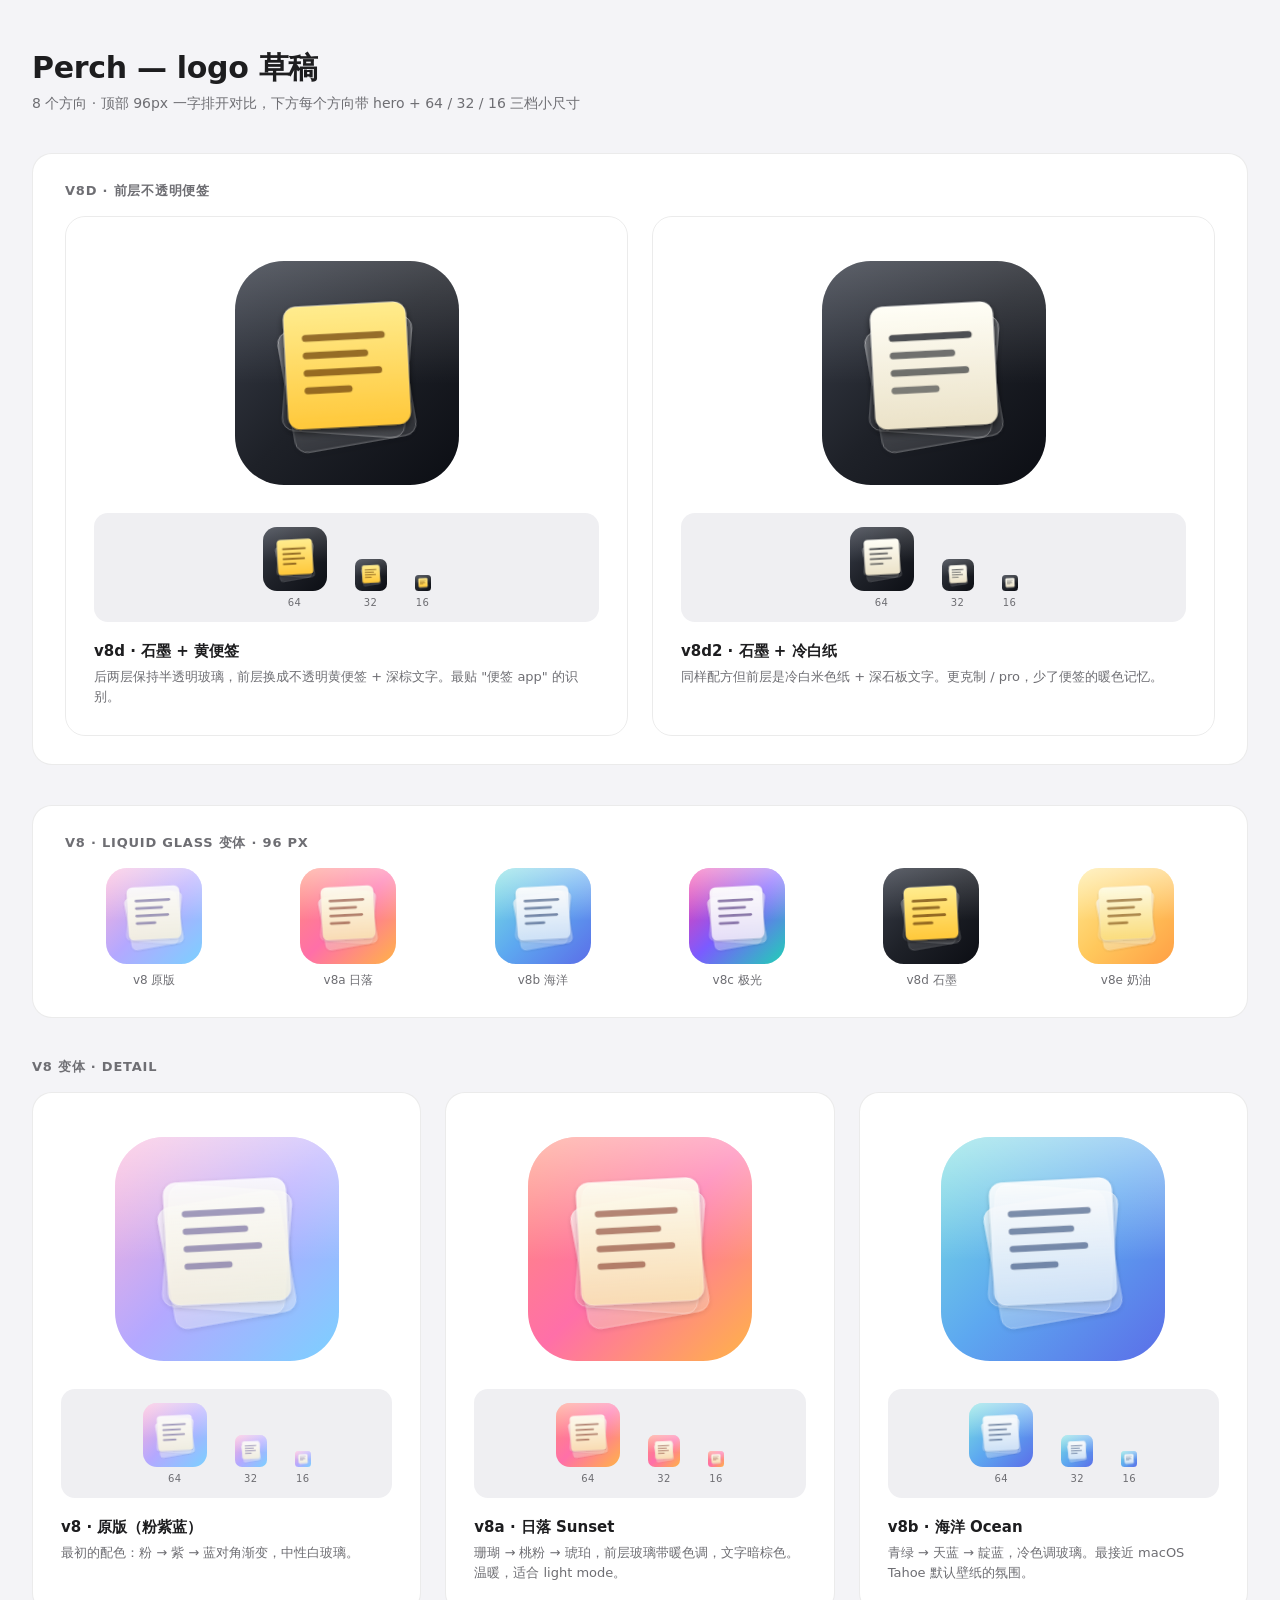
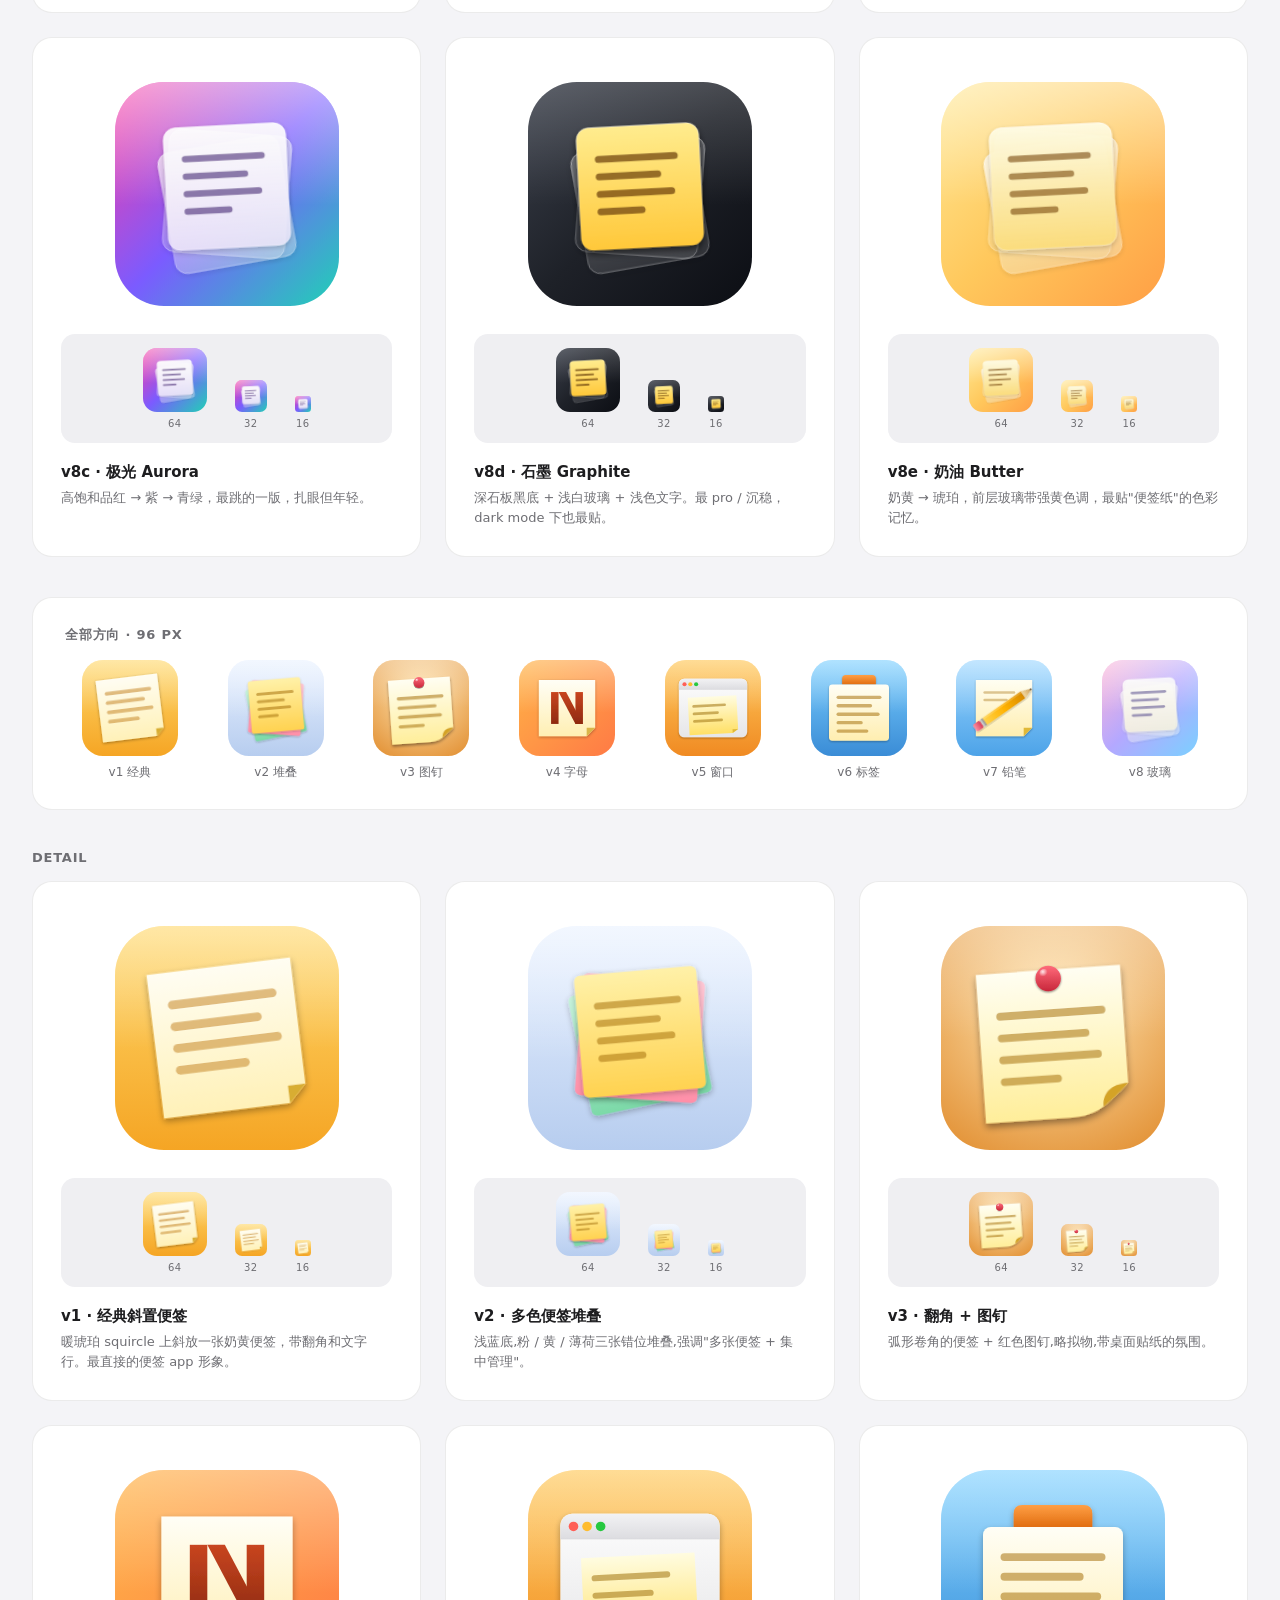
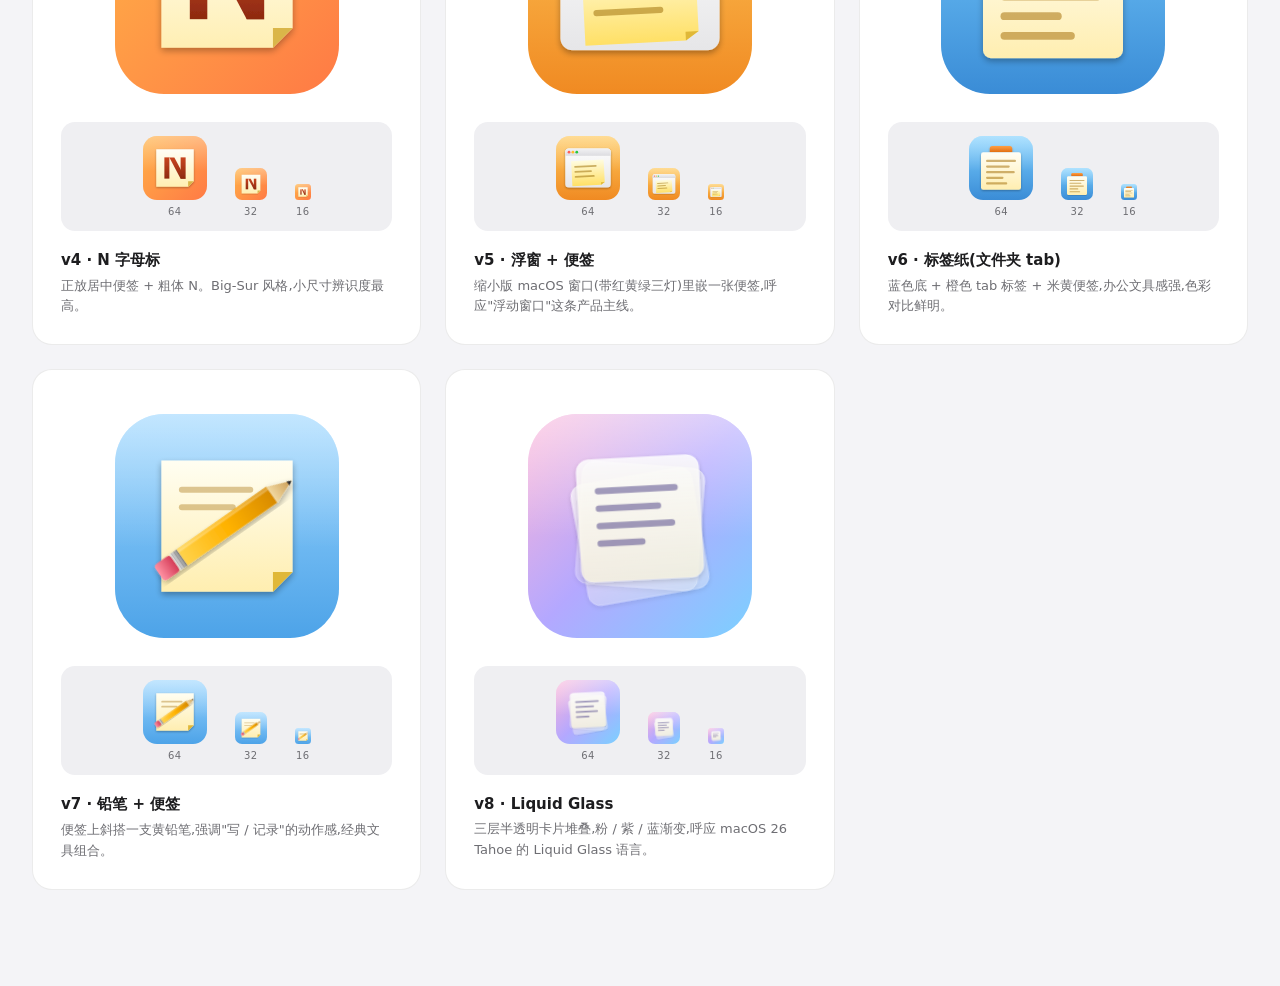
<file: design/logos/preview.html>
<!doctype html>
<html lang="zh-CN">
<head>
<meta charset="utf-8">
<title>Perch logo — drafts</title>
<style>
  :root {
    color-scheme: light dark;
    --bg: #f4f4f7;
    --card: #ffffff;
    --text: #1d1d1f;
    --muted: #6e6e73;
    --border: rgba(0,0,0,0.08);
    --chip: #efeff2;
    --chip-dark: #1d1d1f;
  }
  @media (prefers-color-scheme: dark) {
    :root {
      --bg: #1a1a1c;
      --card: #2a2a2d;
      --text: #f5f5f7;
      --muted: #a1a1a6;
      --border: rgba(255,255,255,0.08);
      --chip: #1d1d1f;
      --chip-dark: #f5f5f7;
    }
  }
  * { box-sizing: border-box; }
  body {
    margin: 0;
    padding: 48px 32px 96px;
    font-family: -apple-system, BlinkMacSystemFont, "SF Pro Text", system-ui, sans-serif;
    background: var(--bg);
    color: var(--text);
  }
  .wrap { max-width: 1280px; margin: 0 auto; }

  h1 {
    font-size: 30px;
    font-weight: 600;
    margin: 0 0 6px;
    letter-spacing: -0.01em;
  }
  .sub {
    color: var(--muted);
    margin: 0 0 40px;
    font-size: 14px;
  }
  h2 {
    font-size: 13px;
    font-weight: 600;
    letter-spacing: 0.06em;
    text-transform: uppercase;
    color: var(--muted);
    margin: 0 0 16px;
  }

  /* ===== Lineup: all variants at a single size ===== */
  .lineup {
    background: var(--card);
    border: 1px solid var(--border);
    border-radius: 20px;
    padding: 28px 32px;
    margin-bottom: 40px;
  }
  .lineup-row {
    display: grid;
    grid-template-columns: repeat(8, 1fr);
    gap: 16px;
  }
  @media (max-width: 880px) {
    .lineup-row { grid-template-columns: repeat(4, 1fr); }
  }
  .chip {
    display: flex;
    flex-direction: column;
    align-items: center;
    gap: 8px;
  }
  .chip img { width: 96px; height: 96px; display: block; }
  .chip .name { font-size: 12px; color: var(--muted); font-weight: 500; }

  /* ===== Detail cards ===== */
  .grid {
    display: grid;
    grid-template-columns: repeat(auto-fill, minmax(360px, 1fr));
    gap: 24px;
  }
  .card {
    background: var(--card);
    border: 1px solid var(--border);
    border-radius: 20px;
    padding: 28px;
    display: flex;
    flex-direction: column;
    gap: 20px;
  }
  .hero {
    display: flex;
    justify-content: center;
    padding: 16px 0 8px;
  }
  .hero img { width: 224px; height: 224px; display: block; }

  .sizes {
    display: flex;
    justify-content: center;
    align-items: flex-end;
    gap: 28px;
    padding: 14px 16px;
    background: var(--chip);
    border-radius: 14px;
  }
  .size-block {
    display: flex;
    flex-direction: column;
    align-items: center;
    gap: 6px;
  }
  .size-block img { display: block; }
  .size-block .label-sm {
    font-size: 10px;
    color: var(--muted);
    letter-spacing: 0.04em;
  }
  .s64 { width: 64px; height: 64px; }
  .s32 { width: 32px; height: 32px; }
  .s16 { width: 16px; height: 16px; }

  .meta { display: flex; flex-direction: column; gap: 6px; }
  .meta .name {
    font-size: 15px;
    font-weight: 600;
  }
  .meta .desc {
    margin: 0;
    font-size: 13px;
    line-height: 1.55;
    color: var(--muted);
  }
</style>
</head>
<body>
<div class="wrap">

  <h1>Perch — logo 草稿</h1>
  <p class="sub">8 个方向 · 顶部 96px 一字排开对比，下方每个方向带 hero + 64 / 32 / 16 三档小尺寸</p>

  <!-- ===== v8d 焦点：前层改为不透明便签 ===== -->
  <section class="lineup">
    <h2>v8d · 前层不透明便签</h2>
    <div class="grid" style="grid-template-columns: 1fr 1fr; gap: 24px;">
      <div class="card" style="background: transparent; border: 1px solid var(--border);">
        <div class="hero"><img src="v8d-graphite.svg"></div>
        <div class="sizes">
          <div class="size-block"><img src="v8d-graphite.svg" class="s64"><span class="label-sm">64</span></div>
          <div class="size-block"><img src="v8d-graphite.svg" class="s32"><span class="label-sm">32</span></div>
          <div class="size-block"><img src="v8d-graphite.svg" class="s16"><span class="label-sm">16</span></div>
        </div>
        <div class="meta">
          <div class="name">v8d · 石墨 + 黄便签</div>
          <p class="desc">后两层保持半透明玻璃，前层换成不透明黄便签 + 深棕文字。最贴 "便签 app" 的识别。</p>
        </div>
      </div>
      <div class="card" style="background: transparent; border: 1px solid var(--border);">
        <div class="hero"><img src="v8d2-graphite-cream.svg"></div>
        <div class="sizes">
          <div class="size-block"><img src="v8d2-graphite-cream.svg" class="s64"><span class="label-sm">64</span></div>
          <div class="size-block"><img src="v8d2-graphite-cream.svg" class="s32"><span class="label-sm">32</span></div>
          <div class="size-block"><img src="v8d2-graphite-cream.svg" class="s16"><span class="label-sm">16</span></div>
        </div>
        <div class="meta">
          <div class="name">v8d2 · 石墨 + 冷白纸</div>
          <p class="desc">同样配方但前层是冷白米色纸 + 深石板文字。更克制 / pro，少了便签的暖色记忆。</p>
        </div>
      </div>
    </div>
  </section>

  <!-- ===== v8 Liquid Glass 变体 ===== -->
  <section class="lineup">
    <h2>v8 · Liquid Glass 变体 · 96 px</h2>
    <div class="lineup-row" style="grid-template-columns: repeat(6, 1fr);">
      <div class="chip"><img src="v8-glass.svg"     alt="v8"><span class="name">v8 原版</span></div>
      <div class="chip"><img src="v8a-sunset.svg"   alt="v8a"><span class="name">v8a 日落</span></div>
      <div class="chip"><img src="v8b-ocean.svg"    alt="v8b"><span class="name">v8b 海洋</span></div>
      <div class="chip"><img src="v8c-aurora.svg"   alt="v8c"><span class="name">v8c 极光</span></div>
      <div class="chip"><img src="v8d-graphite.svg" alt="v8d"><span class="name">v8d 石墨</span></div>
      <div class="chip"><img src="v8e-butter.svg"   alt="v8e"><span class="name">v8e 奶油</span></div>
    </div>
  </section>

  <h2>v8 变体 · Detail</h2>
  <div class="grid" style="margin-bottom: 40px;">

    <div class="card">
      <div class="hero"><img src="v8-glass.svg"></div>
      <div class="sizes">
        <div class="size-block"><img src="v8-glass.svg" class="s64"><span class="label-sm">64</span></div>
        <div class="size-block"><img src="v8-glass.svg" class="s32"><span class="label-sm">32</span></div>
        <div class="size-block"><img src="v8-glass.svg" class="s16"><span class="label-sm">16</span></div>
      </div>
      <div class="meta">
        <div class="name">v8 · 原版（粉紫蓝）</div>
        <p class="desc">最初的配色：粉 → 紫 → 蓝对角渐变，中性白玻璃。</p>
      </div>
    </div>

    <div class="card">
      <div class="hero"><img src="v8a-sunset.svg"></div>
      <div class="sizes">
        <div class="size-block"><img src="v8a-sunset.svg" class="s64"><span class="label-sm">64</span></div>
        <div class="size-block"><img src="v8a-sunset.svg" class="s32"><span class="label-sm">32</span></div>
        <div class="size-block"><img src="v8a-sunset.svg" class="s16"><span class="label-sm">16</span></div>
      </div>
      <div class="meta">
        <div class="name">v8a · 日落 Sunset</div>
        <p class="desc">珊瑚 → 桃粉 → 琥珀，前层玻璃带暖色调，文字暗棕色。温暖，适合 light mode。</p>
      </div>
    </div>

    <div class="card">
      <div class="hero"><img src="v8b-ocean.svg"></div>
      <div class="sizes">
        <div class="size-block"><img src="v8b-ocean.svg" class="s64"><span class="label-sm">64</span></div>
        <div class="size-block"><img src="v8b-ocean.svg" class="s32"><span class="label-sm">32</span></div>
        <div class="size-block"><img src="v8b-ocean.svg" class="s16"><span class="label-sm">16</span></div>
      </div>
      <div class="meta">
        <div class="name">v8b · 海洋 Ocean</div>
        <p class="desc">青绿 → 天蓝 → 靛蓝，冷色调玻璃。最接近 macOS Tahoe 默认壁纸的氛围。</p>
      </div>
    </div>

    <div class="card">
      <div class="hero"><img src="v8c-aurora.svg"></div>
      <div class="sizes">
        <div class="size-block"><img src="v8c-aurora.svg" class="s64"><span class="label-sm">64</span></div>
        <div class="size-block"><img src="v8c-aurora.svg" class="s32"><span class="label-sm">32</span></div>
        <div class="size-block"><img src="v8c-aurora.svg" class="s16"><span class="label-sm">16</span></div>
      </div>
      <div class="meta">
        <div class="name">v8c · 极光 Aurora</div>
        <p class="desc">高饱和品红 → 紫 → 青绿，最跳的一版，扎眼但年轻。</p>
      </div>
    </div>

    <div class="card">
      <div class="hero"><img src="v8d-graphite.svg"></div>
      <div class="sizes">
        <div class="size-block"><img src="v8d-graphite.svg" class="s64"><span class="label-sm">64</span></div>
        <div class="size-block"><img src="v8d-graphite.svg" class="s32"><span class="label-sm">32</span></div>
        <div class="size-block"><img src="v8d-graphite.svg" class="s16"><span class="label-sm">16</span></div>
      </div>
      <div class="meta">
        <div class="name">v8d · 石墨 Graphite</div>
        <p class="desc">深石板黑底 + 浅白玻璃 + 浅色文字。最 pro / 沉稳，dark mode 下也最贴。</p>
      </div>
    </div>

    <div class="card">
      <div class="hero"><img src="v8e-butter.svg"></div>
      <div class="sizes">
        <div class="size-block"><img src="v8e-butter.svg" class="s64"><span class="label-sm">64</span></div>
        <div class="size-block"><img src="v8e-butter.svg" class="s32"><span class="label-sm">32</span></div>
        <div class="size-block"><img src="v8e-butter.svg" class="s16"><span class="label-sm">16</span></div>
      </div>
      <div class="meta">
        <div class="name">v8e · 奶油 Butter</div>
        <p class="desc">奶黄 → 琥珀，前层玻璃带强黄色调，最贴"便签纸"的色彩记忆。</p>
      </div>
    </div>

  </div>

  <section class="lineup">
    <h2>全部方向 · 96 px</h2>
    <div class="lineup-row">
      <div class="chip"><img src="v1-classic.svg"  alt="v1"><span class="name">v1 经典</span></div>
      <div class="chip"><img src="v2-stack.svg"    alt="v2"><span class="name">v2 堆叠</span></div>
      <div class="chip"><img src="v3-pinned.svg"   alt="v3"><span class="name">v3 图钉</span></div>
      <div class="chip"><img src="v4-monogram.svg" alt="v4"><span class="name">v4 字母</span></div>
      <div class="chip"><img src="v5-window.svg"   alt="v5"><span class="name">v5 窗口</span></div>
      <div class="chip"><img src="v6-tab.svg"      alt="v6"><span class="name">v6 标签</span></div>
      <div class="chip"><img src="v7-pencil.svg"   alt="v7"><span class="name">v7 铅笔</span></div>
      <div class="chip"><img src="v8-glass.svg"    alt="v8"><span class="name">v8 玻璃</span></div>
    </div>
  </section>

  <h2>Detail</h2>
  <div class="grid">

    <div class="card">
      <div class="hero"><img src="v1-classic.svg"></div>
      <div class="sizes">
        <div class="size-block"><img src="v1-classic.svg" class="s64"><span class="label-sm">64</span></div>
        <div class="size-block"><img src="v1-classic.svg" class="s32"><span class="label-sm">32</span></div>
        <div class="size-block"><img src="v1-classic.svg" class="s16"><span class="label-sm">16</span></div>
      </div>
      <div class="meta">
        <div class="name">v1 · 经典斜置便签</div>
        <p class="desc">暖琥珀 squircle 上斜放一张奶黄便签，带翻角和文字行。最直接的便签 app 形象。</p>
      </div>
    </div>

    <div class="card">
      <div class="hero"><img src="v2-stack.svg"></div>
      <div class="sizes">
        <div class="size-block"><img src="v2-stack.svg" class="s64"><span class="label-sm">64</span></div>
        <div class="size-block"><img src="v2-stack.svg" class="s32"><span class="label-sm">32</span></div>
        <div class="size-block"><img src="v2-stack.svg" class="s16"><span class="label-sm">16</span></div>
      </div>
      <div class="meta">
        <div class="name">v2 · 多色便签堆叠</div>
        <p class="desc">浅蓝底,粉 / 黄 / 薄荷三张错位堆叠,强调"多张便签 + 集中管理"。</p>
      </div>
    </div>

    <div class="card">
      <div class="hero"><img src="v3-pinned.svg"></div>
      <div class="sizes">
        <div class="size-block"><img src="v3-pinned.svg" class="s64"><span class="label-sm">64</span></div>
        <div class="size-block"><img src="v3-pinned.svg" class="s32"><span class="label-sm">32</span></div>
        <div class="size-block"><img src="v3-pinned.svg" class="s16"><span class="label-sm">16</span></div>
      </div>
      <div class="meta">
        <div class="name">v3 · 翻角 + 图钉</div>
        <p class="desc">弧形卷角的便签 + 红色图钉,略拟物,带桌面贴纸的氛围。</p>
      </div>
    </div>

    <div class="card">
      <div class="hero"><img src="v4-monogram.svg"></div>
      <div class="sizes">
        <div class="size-block"><img src="v4-monogram.svg" class="s64"><span class="label-sm">64</span></div>
        <div class="size-block"><img src="v4-monogram.svg" class="s32"><span class="label-sm">32</span></div>
        <div class="size-block"><img src="v4-monogram.svg" class="s16"><span class="label-sm">16</span></div>
      </div>
      <div class="meta">
        <div class="name">v4 · N 字母标</div>
        <p class="desc">正放居中便签 + 粗体 N。Big-Sur 风格,小尺寸辨识度最高。</p>
      </div>
    </div>

    <div class="card">
      <div class="hero"><img src="v5-window.svg"></div>
      <div class="sizes">
        <div class="size-block"><img src="v5-window.svg" class="s64"><span class="label-sm">64</span></div>
        <div class="size-block"><img src="v5-window.svg" class="s32"><span class="label-sm">32</span></div>
        <div class="size-block"><img src="v5-window.svg" class="s16"><span class="label-sm">16</span></div>
      </div>
      <div class="meta">
        <div class="name">v5 · 浮窗 + 便签</div>
        <p class="desc">缩小版 macOS 窗口(带红黄绿三灯)里嵌一张便签,呼应"浮动窗口"这条产品主线。</p>
      </div>
    </div>

    <div class="card">
      <div class="hero"><img src="v6-tab.svg"></div>
      <div class="sizes">
        <div class="size-block"><img src="v6-tab.svg" class="s64"><span class="label-sm">64</span></div>
        <div class="size-block"><img src="v6-tab.svg" class="s32"><span class="label-sm">32</span></div>
        <div class="size-block"><img src="v6-tab.svg" class="s16"><span class="label-sm">16</span></div>
      </div>
      <div class="meta">
        <div class="name">v6 · 标签纸(文件夹 tab)</div>
        <p class="desc">蓝色底 + 橙色 tab 标签 + 米黄便签,办公文具感强,色彩对比鲜明。</p>
      </div>
    </div>

    <div class="card">
      <div class="hero"><img src="v7-pencil.svg"></div>
      <div class="sizes">
        <div class="size-block"><img src="v7-pencil.svg" class="s64"><span class="label-sm">64</span></div>
        <div class="size-block"><img src="v7-pencil.svg" class="s32"><span class="label-sm">32</span></div>
        <div class="size-block"><img src="v7-pencil.svg" class="s16"><span class="label-sm">16</span></div>
      </div>
      <div class="meta">
        <div class="name">v7 · 铅笔 + 便签</div>
        <p class="desc">便签上斜搭一支黄铅笔,强调"写 / 记录"的动作感,经典文具组合。</p>
      </div>
    </div>

    <div class="card">
      <div class="hero"><img src="v8-glass.svg"></div>
      <div class="sizes">
        <div class="size-block"><img src="v8-glass.svg" class="s64"><span class="label-sm">64</span></div>
        <div class="size-block"><img src="v8-glass.svg" class="s32"><span class="label-sm">32</span></div>
        <div class="size-block"><img src="v8-glass.svg" class="s16"><span class="label-sm">16</span></div>
      </div>
      <div class="meta">
        <div class="name">v8 · Liquid Glass</div>
        <p class="desc">三层半透明卡片堆叠,粉 / 紫 / 蓝渐变,呼应 macOS 26 Tahoe 的 Liquid Glass 语言。</p>
      </div>
    </div>

  </div>
</div>
</body>
</html>
</file>
